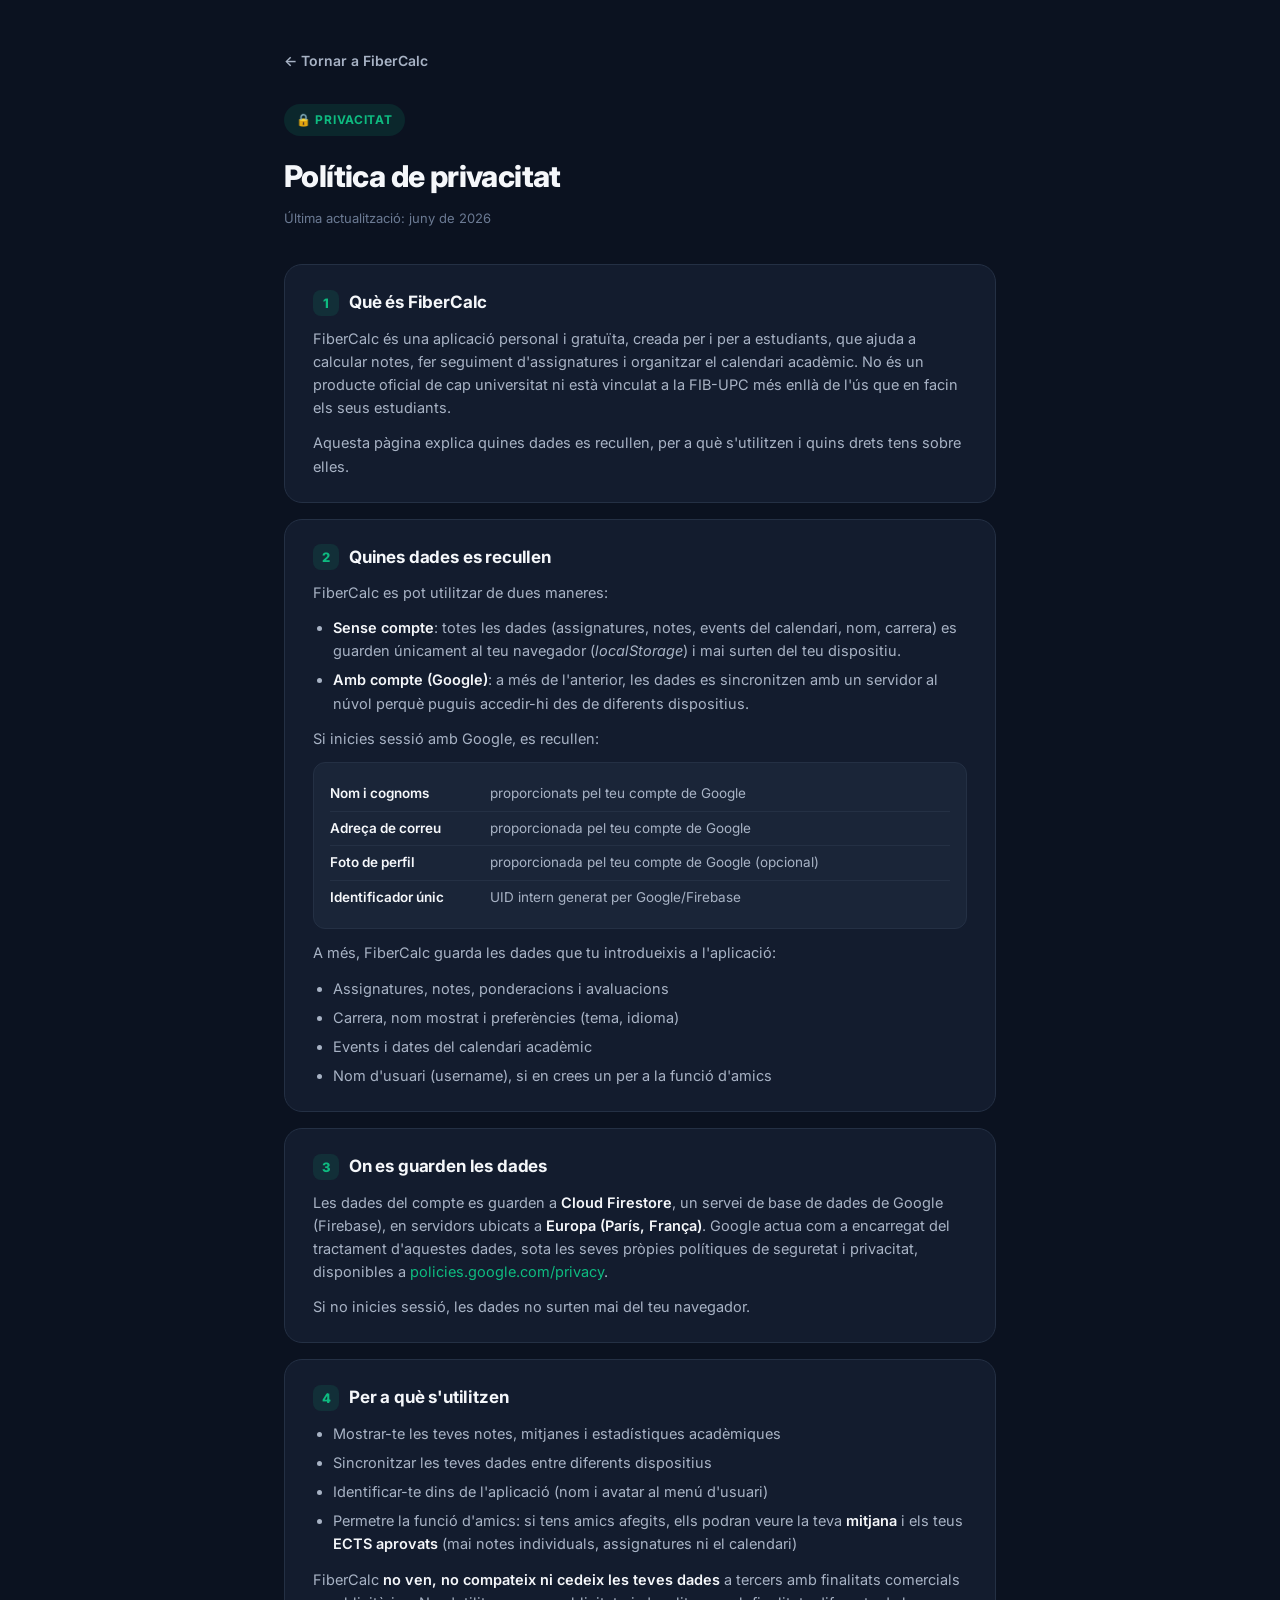
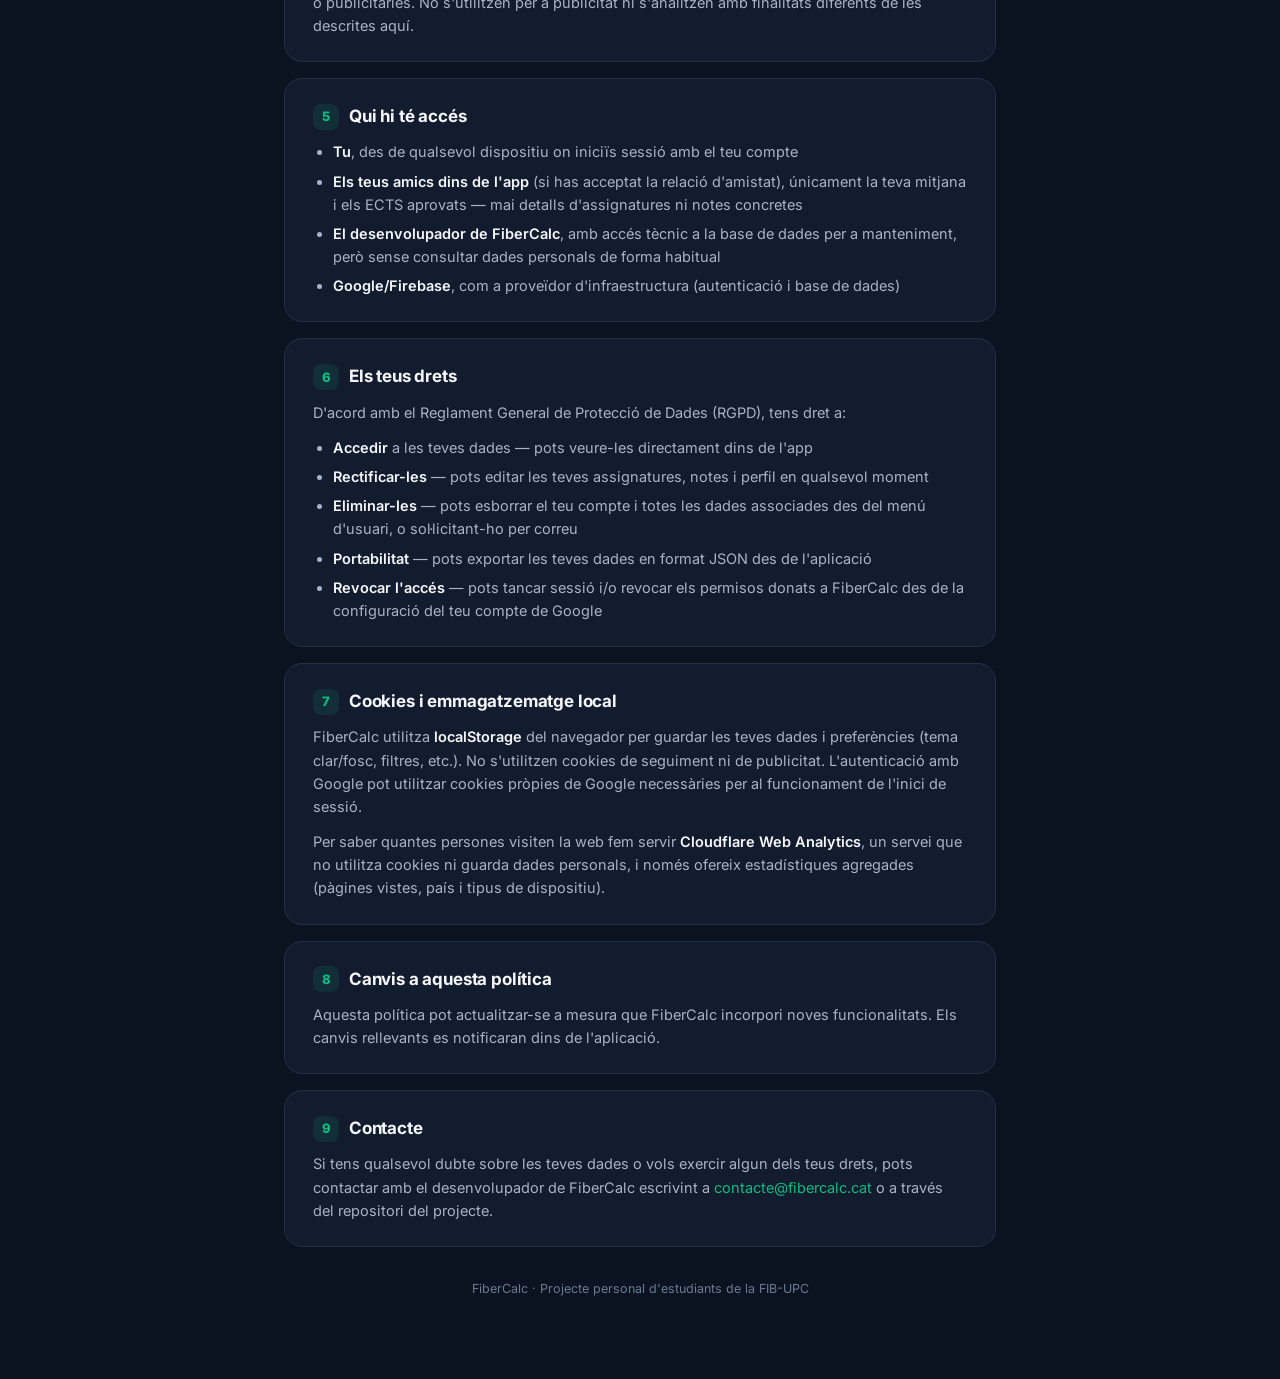
<file: privacitat.html>
<!DOCTYPE html>
<html lang="ca">
<head>
<meta charset="UTF-8" />
<meta name="viewport" content="width=device-width, initial-scale=1.0" />
<title>Política de privacitat — FiberCalc</title>
<link rel="icon" type="image/svg+xml" href="logo.svg">
<link rel="icon" type="image/png" sizes="32x32" href="favicon-32.png">
<link rel="apple-touch-icon" href="apple-touch-icon.png">
<meta name="theme-color" content="#0EBB80">
<link rel="preconnect" href="https://fonts.googleapis.com">
<link rel="preconnect" href="https://fonts.gstatic.com" crossorigin>
<link href="https://fonts.googleapis.com/css2?family=Inter:wght@400;500;600;700;800&display=swap" rel="stylesheet">
<style>
  :root {
    --bg: #0B1220;
    --surface: #131C2E;
    --surface-elev: #1A2538;
    --border: #243044;
    --text-primary: #F5F7FA;
    --text-secondary: #A8B3C5;
    --text-tertiary: #6B7A93;
    --accent: #0EBB80;
    --accent-soft: rgba(14,187,128,0.12);
    --radius-lg: 18px;
    --radius-md: 12px;
  }
  * { box-sizing: border-box; }
  body {
    margin: 0;
    font-family: 'Inter', -apple-system, sans-serif;
    background: var(--bg);
    color: var(--text-primary);
    line-height: 1.6;
    -webkit-font-smoothing: antialiased;
  }
  .wrap {
    max-width: 760px;
    margin: 0 auto;
    padding: 48px 24px 80px;
  }
  .back-link {
    display: inline-flex;
    align-items: center;
    gap: 6px;
    color: var(--text-secondary);
    text-decoration: none;
    font-size: 14px;
    font-weight: 600;
    margin-bottom: 32px;
    transition: color 0.15s;
  }
  .back-link:hover { color: var(--accent); }
  .header { margin-bottom: 36px; }
  .header .badge {
    display: inline-flex;
    align-items: center;
    gap: 8px;
    background: var(--accent-soft);
    color: var(--accent);
    font-size: 12px;
    font-weight: 700;
    text-transform: uppercase;
    letter-spacing: 0.06em;
    padding: 6px 12px;
    border-radius: 999px;
    margin-bottom: 16px;
  }
  h1 {
    font-size: 30px;
    font-weight: 800;
    letter-spacing: -0.02em;
    margin: 0 0 8px;
  }
  .updated {
    font-size: 13px;
    color: var(--text-tertiary);
    margin: 0;
  }
  .card {
    background: var(--surface);
    border: 1px solid var(--border);
    border-radius: var(--radius-lg);
    padding: 24px 28px;
    margin-bottom: 16px;
  }
  h2 {
    font-size: 17px;
    font-weight: 700;
    letter-spacing: -0.01em;
    margin: 0 0 10px;
    display: flex;
    align-items: center;
    gap: 10px;
  }
  h2 .num {
    display: inline-flex;
    align-items: center;
    justify-content: center;
    width: 26px;
    height: 26px;
    border-radius: 8px;
    background: var(--accent-soft);
    color: var(--accent);
    font-size: 13px;
    font-weight: 800;
    flex-shrink: 0;
  }
  p { font-size: 14.5px; color: var(--text-secondary); margin: 0 0 12px; }
  p:last-child { margin-bottom: 0; }
  ul { margin: 0 0 12px; padding-left: 20px; font-size: 14.5px; color: var(--text-secondary); }
  ul:last-child { margin-bottom: 0; }
  li { margin-bottom: 6px; }
  li:last-child { margin-bottom: 0; }
  strong { color: var(--text-primary); font-weight: 600; }
  a { color: var(--accent); text-decoration: none; }
  a:hover { text-decoration: underline; }
  .table-box {
    background: var(--surface-elev);
    border: 1px solid var(--border);
    border-radius: var(--radius-md);
    padding: 14px 16px;
    margin: 12px 0;
    font-size: 13.5px;
  }
  .table-box .row { display: flex; gap: 10px; padding: 6px 0; border-bottom: 1px solid var(--border); }
  .table-box .row:last-child { border-bottom: none; }
  .table-box .row .k { color: var(--text-primary); font-weight: 600; min-width: 150px; flex-shrink: 0; }
  .table-box .row .v { color: var(--text-secondary); }
  .footer-note {
    text-align: center;
    font-size: 12.5px;
    color: var(--text-tertiary);
    margin-top: 32px;
  }
</style>
</head>
<body>
  <div class="wrap">
    <a class="back-link" href="/">← Tornar a FiberCalc</a>

    <div class="header">
      <div class="badge">🔒 Privacitat</div>
      <h1>Política de privacitat</h1>
      <p class="updated">Última actualització: juny de 2026</p>
    </div>

    <div class="card">
      <h2><span class="num">1</span>Què és FiberCalc</h2>
      <p>
        FiberCalc és una aplicació personal i gratuïta, creada per i per a estudiants, que ajuda a calcular notes,
        fer seguiment d'assignatures i organitzar el calendari acadèmic. No és un producte oficial de cap
        universitat ni està vinculat a la FIB-UPC més enllà de l'ús que en facin els seus estudiants.
      </p>
      <p>
        Aquesta pàgina explica quines dades es recullen, per a què s'utilitzen i quins drets tens sobre elles.
      </p>
    </div>

    <div class="card">
      <h2><span class="num">2</span>Quines dades es recullen</h2>
      <p>FiberCalc es pot utilitzar de dues maneres:</p>
      <ul>
        <li><strong>Sense compte</strong>: totes les dades (assignatures, notes, events del calendari, nom, carrera) es guarden únicament al teu navegador (<em>localStorage</em>) i mai surten del teu dispositiu.</li>
        <li><strong>Amb compte (Google)</strong>: a més de l'anterior, les dades es sincronitzen amb un servidor al núvol perquè puguis accedir-hi des de diferents dispositius.</li>
      </ul>
      <p>Si inicies sessió amb Google, es recullen:</p>
      <div class="table-box">
        <div class="row"><div class="k">Nom i cognoms</div><div class="v">proporcionats pel teu compte de Google</div></div>
        <div class="row"><div class="k">Adreça de correu</div><div class="v">proporcionada pel teu compte de Google</div></div>
        <div class="row"><div class="k">Foto de perfil</div><div class="v">proporcionada pel teu compte de Google (opcional)</div></div>
        <div class="row"><div class="k">Identificador únic</div><div class="v">UID intern generat per Google/Firebase</div></div>
      </div>
      <p>A més, FiberCalc guarda les dades que tu introdueixis a l'aplicació:</p>
      <ul>
        <li>Assignatures, notes, ponderacions i avaluacions</li>
        <li>Carrera, nom mostrat i preferències (tema, idioma)</li>
        <li>Events i dates del calendari acadèmic</li>
        <li>Nom d'usuari (username), si en crees un per a la funció d'amics</li>
      </ul>
    </div>

    <div class="card">
      <h2><span class="num">3</span>On es guarden les dades</h2>
      <p>
        Les dades del compte es guarden a <strong>Cloud Firestore</strong>, un servei de base de dades de Google
        (Firebase), en servidors ubicats a <strong>Europa (París, França)</strong>. Google actua com a
        encarregat del tractament d'aquestes dades, sota les seves pròpies polítiques de seguretat i privacitat,
        disponibles a
        <a href="https://policies.google.com/privacy" target="_blank" rel="noopener">policies.google.com/privacy</a>.
      </p>
      <p>
        Si no inicies sessió, les dades no surten mai del teu navegador.
      </p>
    </div>

    <div class="card">
      <h2><span class="num">4</span>Per a què s'utilitzen</h2>
      <ul>
        <li>Mostrar-te les teves notes, mitjanes i estadístiques acadèmiques</li>
        <li>Sincronitzar les teves dades entre diferents dispositius</li>
        <li>Identificar-te dins de l'aplicació (nom i avatar al menú d'usuari)</li>
        <li>Permetre la funció d'amics: si tens amics afegits, ells podran veure la teva <strong>mitjana</strong> i els teus <strong>ECTS aprovats</strong> (mai notes individuals, assignatures ni el calendari)</li>
      </ul>
      <p>
        FiberCalc <strong>no ven, no compateix ni cedeix les teves dades</strong> a tercers amb finalitats
        comercials o publicitàries. No s'utilitzen per a publicitat ni s'analitzen amb finalitats diferents
        de les descrites aquí.
      </p>
    </div>

    <div class="card">
      <h2><span class="num">5</span>Qui hi té accés</h2>
      <ul>
        <li><strong>Tu</strong>, des de qualsevol dispositiu on iniciïs sessió amb el teu compte</li>
        <li><strong>Els teus amics dins de l'app</strong> (si has acceptat la relació d'amistat), únicament la teva mitjana i els ECTS aprovats — mai detalls d'assignatures ni notes concretes</li>
        <li><strong>El desenvolupador de FiberCalc</strong>, amb accés tècnic a la base de dades per a manteniment, però sense consultar dades personals de forma habitual</li>
        <li><strong>Google/Firebase</strong>, com a proveïdor d'infraestructura (autenticació i base de dades)</li>
      </ul>
    </div>

    <div class="card">
      <h2><span class="num">6</span>Els teus drets</h2>
      <p>D'acord amb el Reglament General de Protecció de Dades (RGPD), tens dret a:</p>
      <ul>
        <li><strong>Accedir</strong> a les teves dades — pots veure-les directament dins de l'app</li>
        <li><strong>Rectificar-les</strong> — pots editar les teves assignatures, notes i perfil en qualsevol moment</li>
        <li><strong>Eliminar-les</strong> — pots esborrar el teu compte i totes les dades associades des del menú d'usuari, o sol·licitant-ho per correu</li>
        <li><strong>Portabilitat</strong> — pots exportar les teves dades en format JSON des de l'aplicació</li>
        <li><strong>Revocar l'accés</strong> — pots tancar sessió i/o revocar els permisos donats a FiberCalc des de la configuració del teu compte de Google</li>
      </ul>
    </div>

    <div class="card">
      <h2><span class="num">7</span>Cookies i emmagatzematge local</h2>
      <p>
        FiberCalc utilitza <strong>localStorage</strong> del navegador per guardar les teves dades i preferències
        (tema clar/fosc, filtres, etc.). No s'utilitzen cookies de seguiment ni de publicitat. L'autenticació amb
        Google pot utilitzar cookies pròpies de Google necessàries per al funcionament de l'inici de sessió.
      </p>
      <p>
        Per saber quantes persones visiten la web fem servir <strong>Cloudflare Web Analytics</strong>, un servei que no
        utilitza cookies ni guarda dades personals, i només ofereix estadístiques agregades (pàgines vistes, país i tipus de dispositiu).
      </p>
    </div>

    <div class="card">
      <h2><span class="num">8</span>Canvis a aquesta política</h2>
      <p>
        Aquesta política pot actualitzar-se a mesura que FiberCalc incorpori noves funcionalitats. Els canvis
        rellevants es notificaran dins de l'aplicació.
      </p>
    </div>

    <div class="card">
      <h2><span class="num">9</span>Contacte</h2>
      <p>
        Si tens qualsevol dubte sobre les teves dades o vols exercir algun dels teus drets, pots contactar
        amb el desenvolupador de FiberCalc escrivint a <a href="mailto:contacte@fibercalc.cat">contacte@fibercalc.cat</a> o a través del repositori del projecte.
      </p>
    </div>

    <p class="footer-note">FiberCalc · Projecte personal d'estudiants de la FIB-UPC</p>
  </div>
</body>
</html>
</file>
